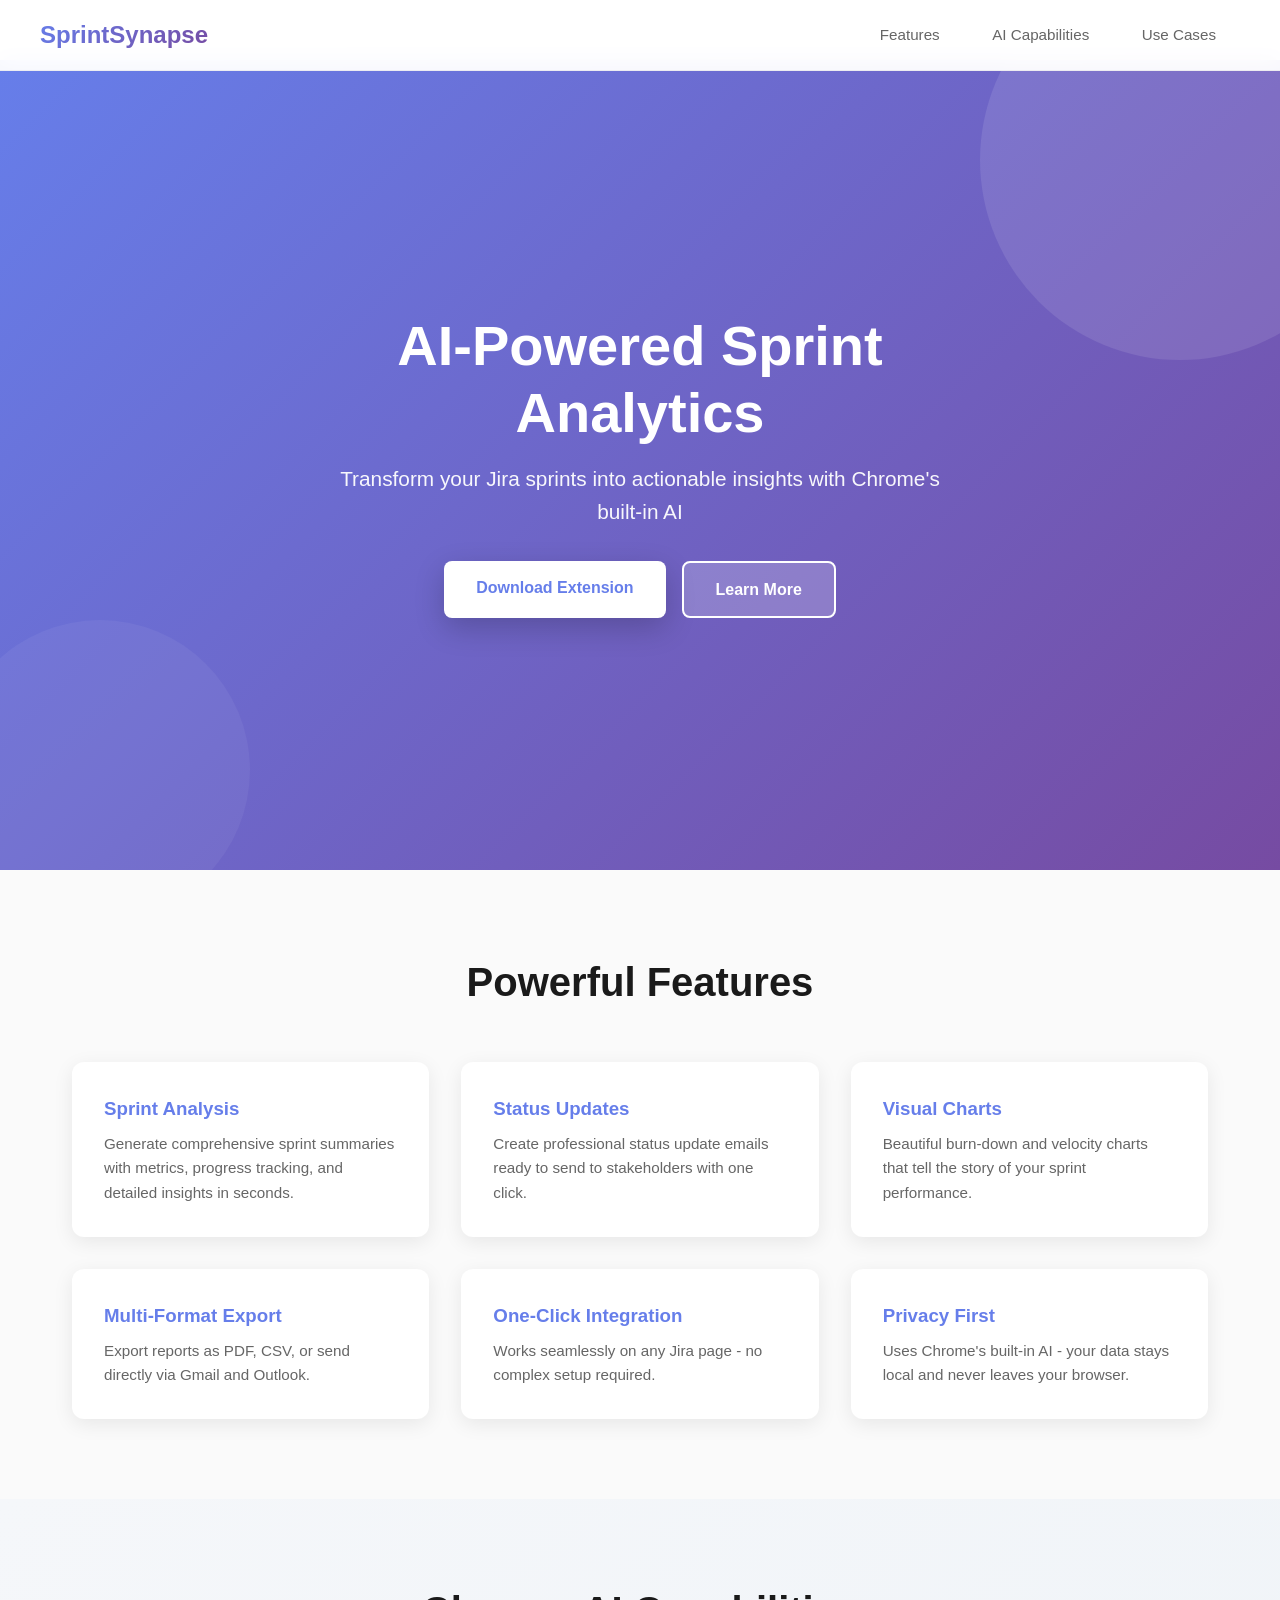
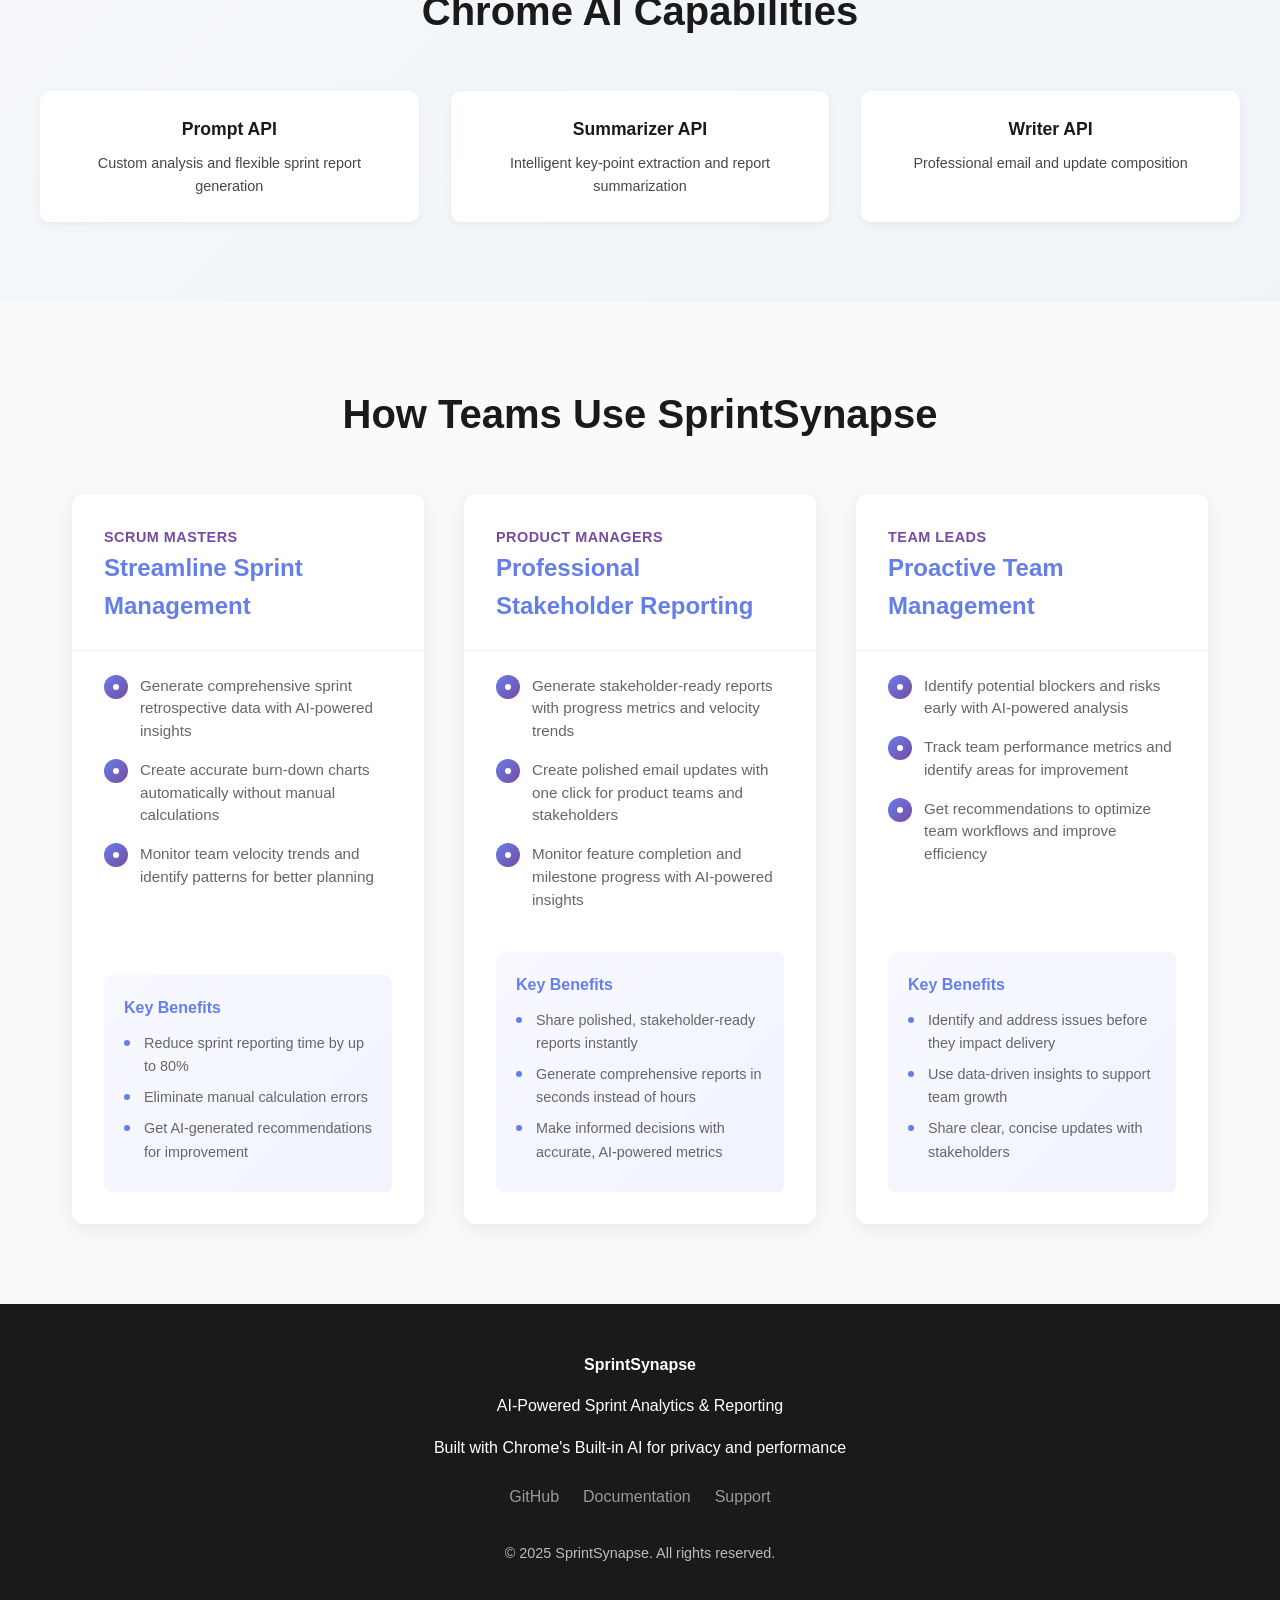
<file: index.html>
<!DOCTYPE html>
<html lang="en">
<head>
    <meta charset="UTF-8">
    <meta name="viewport" content="width=device-width, initial-scale=1.0">
    <title>SprintSynapse - AI-Powered Sprint Analytics</title>
    <style>
        * {
            margin: 0;
            padding: 0;
            box-sizing: border-box;
        }

        body {
            font-family: -apple-system, BlinkMacSystemFont, 'Segoe UI', Roboto, 'Helvetica Neue', Arial, sans-serif;
            line-height: 1.6;
            color: #1a1a1a;
            background: #fafafa;
            overflow-x: hidden;
        }

        /* Navigation */
        nav {
            position: fixed;
            top: 0;
            width: 100%;
            backdrop-filter: blur(10px);
            background: rgba(255, 255, 255, 0.95);
            z-index: 1000;
            border-bottom: 1px solid rgba(0, 0, 0, 0.05);
            padding: 1rem 2rem;
        }

        nav .container {
            max-width: 1200px;
            margin: 0 auto;
            display: flex;
            justify-content: space-between;
            align-items: center;
        }

        .logo {
            font-size: 1.5rem;
            font-weight: 700;
            background: linear-gradient(135deg, #667eea, #764ba2);
            -webkit-background-clip: text;
            -webkit-text-fill-color: transparent;
            background-clip: text;
        }

        nav a {
            color: #666;
            text-decoration: none;
            margin: 0 1.5rem;
            font-size: 0.95rem;
            transition: color 0.3s;
        }

        nav a:hover {
            color: #667eea;
        }

        /* Hero Section */
        .hero {
            margin-top: 60px;
            min-height: 90vh;
            background: linear-gradient(135deg, #667eea 0%, #764ba2 100%);
            color: white;
            display: flex;
            align-items: center;
            justify-content: center;
            position: relative;
            overflow: hidden;
        }

        .hero::before {
            content: '';
            position: absolute;
            width: 400px;
            height: 400px;
            background: rgba(255, 255, 255, 0.1);
            border-radius: 50%;
            top: -100px;
            right: -100px;
            animation: float 6s ease-in-out infinite;
        }

        .hero::after {
            content: '';
            position: absolute;
            width: 300px;
            height: 300px;
            background: rgba(255, 255, 255, 0.05);
            border-radius: 50%;
            bottom: -50px;
            left: -50px;
            animation: float 8s ease-in-out infinite reverse;
        }

        @keyframes float {
            0%, 100% { transform: translateY(0px); }
            50% { transform: translateY(30px); }
        }

        .hero-content {
            position: relative;
            z-index: 1;
            text-align: center;
            max-width: 700px;
            padding: 2rem;
        }

        .hero h1 {
            font-size: 3.5rem;
            margin-bottom: 1rem;
            line-height: 1.2;
        }

        .hero p {
            font-size: 1.3rem;
            margin-bottom: 2rem;
            opacity: 0.95;
        }

        .cta-buttons {
            display: flex;
            gap: 1rem;
            justify-content: center;
            flex-wrap: wrap;
        }

        .btn {
            padding: 14px 32px;
            border: none;
            border-radius: 8px;
            cursor: pointer;
            font-weight: 600;
            font-size: 1rem;
            transition: all 0.3s;
            text-decoration: none;
            display: inline-block;
        }

        .btn-primary {
            background: white;
            color: #667eea;
            box-shadow: 0 10px 30px rgba(0, 0, 0, 0.2);
        }

        .btn-primary:hover {
            transform: translateY(-2px);
            box-shadow: 0 15px 40px rgba(0, 0, 0, 0.3);
        }

        .btn-secondary {
            background: rgba(255, 255, 255, 0.2);
            color: white;
            border: 2px solid white;
        }

        .btn-secondary:hover {
            background: rgba(255, 255, 255, 0.3);
            transform: translateY(-2px);
        }

        /* Features Section */
        .features {
            padding: 5rem 2rem;
            max-width: 1200px;
            margin: 0 auto;
        }

        .section-title {
            text-align: center;
            font-size: 2.5rem;
            margin-bottom: 3rem;
            color: #1a1a1a;
        }

        .features-grid {
            display: grid;
            grid-template-columns: repeat(auto-fit, minmax(300px, 1fr));
            gap: 2rem;
        }

        .feature-card {
            background: white;
            padding: 2rem;
            border-radius: 12px;
            box-shadow: 0 5px 20px rgba(0, 0, 0, 0.08);
            transition: all 0.3s;
        }

        .feature-card:hover {
            transform: translateY(-5px);
            box-shadow: 0 15px 40px rgba(0, 0, 0, 0.15);
        }

        .feature-card h3 {
            margin-bottom: 0.5rem;
            color: #667eea;
        }

        .feature-card p {
            color: #666;
            font-size: 0.95rem;
        }

        /* AI Features */
        .ai-features {
            background: linear-gradient(135deg, #f5f7fa, #f0f4f8);
            padding: 5rem 2rem;
        }

        .ai-features .section-title {
            margin-bottom: 3rem;
        }

        .ai-grid {
            display: grid;
            grid-template-columns: repeat(3, 1fr);
            gap: 2rem;
            max-width: 1200px;
            margin: 0 auto;
            justify-items: stretch;
        }

        .ai-badge {
            background: white;
            padding: 1.5rem;
            border-radius: 10px;
            text-align: center;
            box-shadow: 0 3px 10px rgba(0, 0, 0, 0.05);
            transition: all 0.3s;
        }

        .ai-badge:hover {
            background: linear-gradient(135deg, #667eea, #764ba2);
            color: white;
            transform: scale(1.05);
        }

        .ai-badge h4 {
            margin-bottom: 0.5rem;
            font-size: 1.1rem;
        }

        .ai-badge p {
            font-size: 0.9rem;
            opacity: 0.8;
        }

        /* Updated Use Cases Section */
        .use-cases {
            max-width: 1200px;
            margin: 0 auto;
            padding: 5rem 2rem;
        }

        .use-cases-grid {
            display: grid;
            grid-template-columns: repeat(auto-fit, minmax(350px, 1fr));
            gap: 2.5rem;
        }

        .use-case-card {
            background: white;
            border-radius: 12px;
            overflow: hidden;
            box-shadow: 0 5px 20px rgba(0, 0, 0, 0.08);
            transition: all 0.3s ease;
            height: 100%;
            display: flex;
            flex-direction: column;
        }

        .use-case-card:hover {
            transform: translateY(-8px);
            box-shadow: 0 15px 40px rgba(0, 0, 0, 0.15);
        }

        .use-case-header {
            padding: 2rem 2rem 1rem;
            border-bottom: 1px solid rgba(0, 0, 0, 0.05);
        }

        .use-case-header h3 {
            font-size: 1.5rem;
            margin-bottom: 0.5rem;
            color: #667eea;
        }

        .use-case-role {
            color: #764ba2;
            font-weight: 600;
            font-size: 0.9rem;
            text-transform: uppercase;
            letter-spacing: 0.5px;
        }

        .use-case-body {
            padding: 1.5rem 2rem 2rem;
            flex-grow: 1;
            display: flex;
            flex-direction: column;
        }

        .use-case-features {
            margin-bottom: 1.5rem;
            flex-grow: 1;
        }

        .use-case-feature {
            display: flex;
            align-items: flex-start;
            margin-bottom: 1rem;
        }

        .feature-icon {
            width: 24px;
            height: 24px;
            background: linear-gradient(135deg, #667eea, #764ba2);
            border-radius: 50%;
            display: flex;
            align-items: center;
            justify-content: center;
            margin-right: 12px;
            flex-shrink: 0;
        }

        .feature-icon::after {
            content: '';
            width: 6px;
            height: 6px;
            background: white;
            border-radius: 50%;
        }

        .use-case-feature p {
            color: #666;
            font-size: 0.95rem;
            line-height: 1.5;
        }

        .use-case-benefits {
            background: linear-gradient(135deg, #f8f9ff, #f0f2ff);
            border-radius: 8px;
            padding: 1.25rem;
        }

        .use-case-benefits h4 {
            font-size: 1rem;
            margin-bottom: 0.75rem;
            color: #667eea;
        }

        .benefits-list {
            list-style: none;
        }

        .benefits-list li {
            position: relative;
            padding-left: 1.25rem;
            margin-bottom: 0.5rem;
            color: #666;
            font-size: 0.9rem;
        }

        .benefits-list li:before {
            content: '';
            position: absolute;
            left: 0;
            top: 0.5rem;
            width: 6px;
            height: 6px;
            background: #667eea;
            border-radius: 50%;
        }

        /* Footer */
        footer {
            background: #1a1a1a;
            color: white;
            padding: 3rem 2rem;
            text-align: center;
        }

        footer p {
            margin-bottom: 1rem;
        }

        .social-links {
            display: flex;
            justify-content: center;
            gap: 1.5rem;
            margin-top: 1.5rem;
        }

        .social-links a {
            color: #999;
            text-decoration: none;
            transition: color 0.3s;
        }

        .social-links a:hover {
            color: #667eea;
        }

        /* Responsive */
        @media (max-width: 768px) {
            .hero h1 {
                font-size: 2rem;
            }

            .hero p {
                font-size: 1rem;
            }

            .section-title {
                font-size: 1.8rem;
            }

            .use-cases-grid {
                grid-template-columns: 1fr;
            }

            .ai-grid {
                grid-template-columns: 1fr;
            }

            nav a {
                display: none;
            }
        }
    </style>
</head>
<body>
    <!-- Navigation -->
    <nav>
        <div class="container">
            <div class="logo">SprintSynapse</div>
            <div>
                <a href="#features">Features</a>
                <a href="#ai">AI Capabilities</a>
                <a href="#uses">Use Cases</a>
            </div>
        </div>
    </nav>

    <!-- Hero Section -->
    <section class="hero">
        <div class="hero-content">
            <h1>AI-Powered Sprint Analytics</h1>
            <p>Transform your Jira sprints into actionable insights with Chrome's built-in AI</p>

            <div class="cta-buttons">
                <a href="https://github.com/SuchithraChandrasekaran/sprintsynapse-chrome-ai/releases/download/v1.0.0/sprintsynapse-chrome-ai.zip" target="_blank" class="btn btn-primary" onclick="showDownloadAlert()">Download Extension</a>
                
                <a href="#features" class="btn btn-secondary">Learn More</a>
            </div>
        </div>
    </section>

    <!-- Features Section -->
    <section id="features" class="features">
        <h2 class="section-title">Powerful Features</h2>
        <div class="features-grid">
            <div class="feature-card">
                <h3>Sprint Analysis</h3>
                <p>Generate comprehensive sprint summaries with metrics, progress tracking, and detailed insights in seconds.</p>
            </div>
            <div class="feature-card">
                <h3>Status Updates</h3>
                <p>Create professional status update emails ready to send to stakeholders with one click.</p>
            </div>
            <div class="feature-card">
                <h3>Visual Charts</h3>
                <p>Beautiful burn-down and velocity charts that tell the story of your sprint performance.</p>
            </div>
            <div class="feature-card">
                <h3>Multi-Format Export</h3>
                <p>Export reports as PDF, CSV, or send directly via Gmail and Outlook.</p>
            </div>
            <div class="feature-card">
                <h3>One-Click Integration</h3>
                <p>Works seamlessly on any Jira page - no complex setup required.</p>
            </div>
            <div class="feature-card">
                <h3>Privacy First</h3>
                <p>Uses Chrome's built-in AI - your data stays local and never leaves your browser.</p>
            </div>
        </div>
    </section>

    <!-- AI Capabilities Section -->
    <section id="ai" class="ai-features">
        <h2 class="section-title">Chrome AI Capabilities</h2>
        <div class="ai-grid">
            <div class="ai-badge">
                <h4>Prompt API</h4>
                <p>Custom analysis and flexible sprint report generation</p>
            </div>
            <div class="ai-badge">
                <h4>Summarizer API</h4>
                <p>Intelligent key-point extraction and report summarization</p>
            </div>
            <div class="ai-badge">
                <h4>Writer API</h4>
                <p>Professional email and update composition</p>
            </div>
        </div>
    </section>

    <!-- Updated Use Cases Section -->
    <section id="uses" class="use-cases">
        <h2 class="section-title">How Teams Use SprintSynapse</h2>
        
        <div class="use-cases-grid">
            <div class="use-case-card">
                <div class="use-case-header">
                    <div class="use-case-role">Scrum Masters</div>
                    <h3>Streamline Sprint Management</h3>
                </div>
                <div class="use-case-body">
                    <div class="use-case-features">
                        <div class="use-case-feature">
                            <div class="feature-icon"></div>
                            <p>Generate comprehensive sprint retrospective data with AI-powered insights</p>
                        </div>
                        <div class="use-case-feature">
                            <div class="feature-icon"></div>
                            <p>Create accurate burn-down charts automatically without manual calculations</p>
                        </div>
                        <div class="use-case-feature">
                            <div class="feature-icon"></div>
                            <p>Monitor team velocity trends and identify patterns for better planning</p>
                        </div>
                    </div>
                    <div class="use-case-benefits">
                        <h4>Key Benefits</h4>
                        <ul class="benefits-list">
                            <li>Reduce sprint reporting time by up to 80%</li>
                            <li>Eliminate manual calculation errors</li>
                            <li>Get AI-generated recommendations for improvement</li>
                        </ul>
                    </div>
                </div>
            </div>

            <div class="use-case-card">
                <div class="use-case-header">
                    <div class="use-case-role">Product Managers</div>
                    <h3>Professional Stakeholder Reporting</h3>
                </div>
                <div class="use-case-body">
                    <div class="use-case-features">
                        <div class="use-case-feature">
                            <div class="feature-icon"></div>
                            <p>Generate stakeholder-ready reports with progress metrics and velocity trends</p>
                        </div>
                        <div class="use-case-feature">
                            <div class="feature-icon"></div>
                            <p>Create polished email updates with one click for product teams and stakeholders</p>
                        </div>
                        <div class="use-case-feature">
                            <div class="feature-icon"></div>
                            <p>Monitor feature completion and milestone progress with AI-powered insights</p>
                        </div>
                    </div>
                    <div class="use-case-benefits">
                        <h4>Key Benefits</h4>
                        <ul class="benefits-list">
                            <li>Share polished, stakeholder-ready reports instantly</li>
                            <li>Generate comprehensive reports in seconds instead of hours</li>
                            <li>Make informed decisions with accurate, AI-powered metrics</li>
                        </ul>
                    </div>
                </div>
            </div>

            <div class="use-case-card">
                <div class="use-case-header">
                    <div class="use-case-role">Team Leads</div>
                    <h3>Proactive Team Management</h3>
                </div>
                <div class="use-case-body">
                    <div class="use-case-features">
                        <div class="use-case-feature">
                            <div class="feature-icon"></div>
                            <p>Identify potential blockers and risks early with AI-powered analysis</p>
                        </div>
                        <div class="use-case-feature">
                            <div class="feature-icon"></div>
                            <p>Track team performance metrics and identify areas for improvement</p>
                        </div>
                        <div class="use-case-feature">
                            <div class="feature-icon"></div>
                            <p>Get recommendations to optimize team workflows and improve efficiency</p>
                        </div>
                    </div>
                    <div class="use-case-benefits">
                        <h4>Key Benefits</h4>
                        <ul class="benefits-list">
                            <li>Identify and address issues before they impact delivery</li>
                            <li>Use data-driven insights to support team growth</li>
                            <li>Share clear, concise updates with stakeholders</li>
                        </ul>
                    </div>
                </div>
            </div>
        </div>
    </section>

    <!-- Footer -->
    <footer>
        <p><strong>SprintSynapse </strong></p>
        <p>AI-Powered Sprint Analytics & Reporting</p>
        <p>Built with Chrome's Built-in AI for privacy and performance</p>
        <div class="social-links">
            <a href="https://github.com/SuchithraChandrasekaran/sprintsynapse-chrome-ai" target="_blank">GitHub</a>
            <a href="https://github.com/SuchithraChandrasekaran/sprintsynapse-chrome-ai/wiki" target="_blank">Documentation</a>
            <a href="https://github.com/SuchithraChandrasekaran/sprintsynapse-chrome-ai/wiki" target="_blank">Support</a>
        </div>
        <p style="margin-top: 2rem; font-size: 0.9rem; opacity: 0.7;">© 2025 SprintSynapse. All rights reserved.</p>
    </footer>
</body>
</html>
</file>
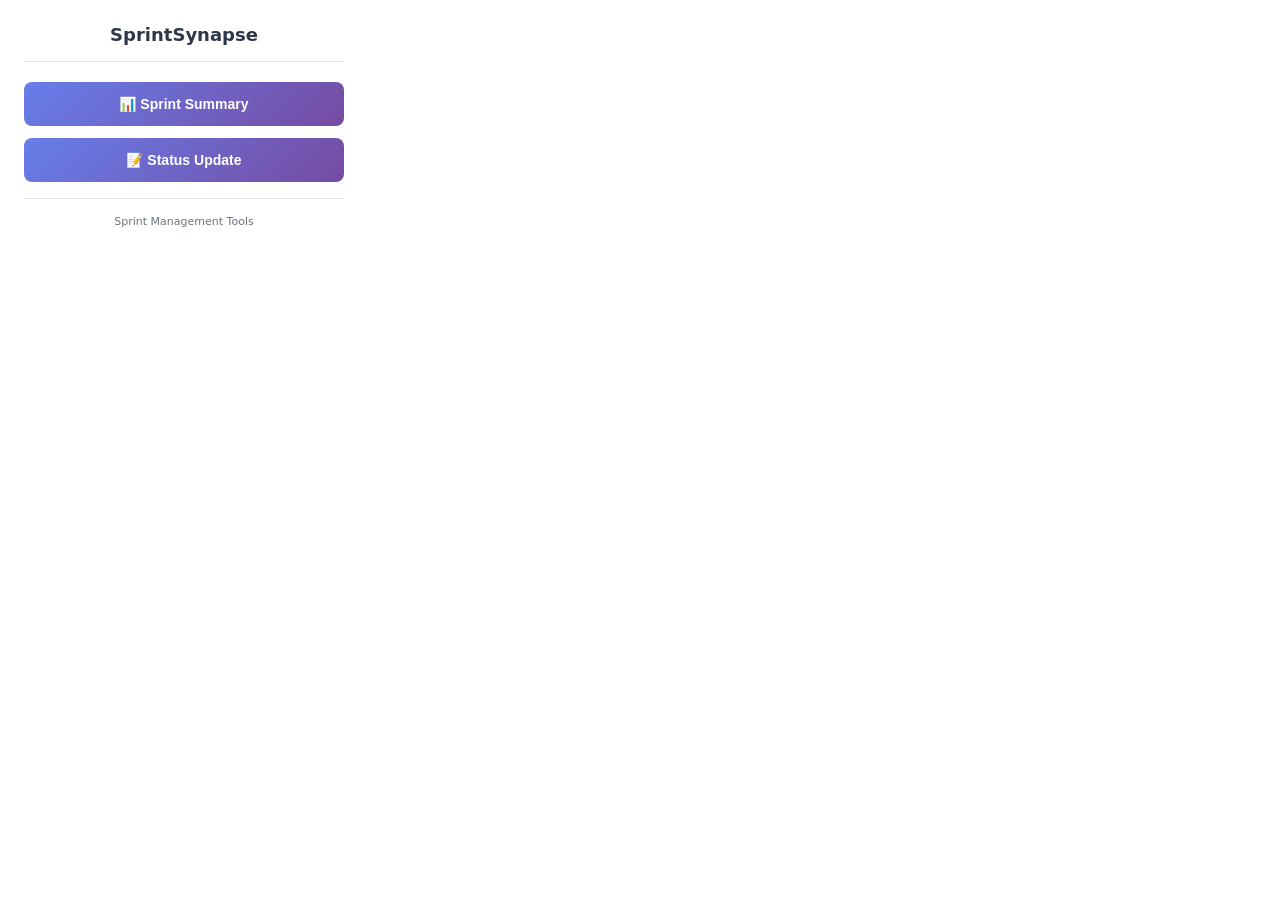
<file: popup.html>
<!DOCTYPE html>
<html>
<head>
    <meta charset="utf-8">
    <style>
        body {
            width: 320px;
            padding: 16px;
            font-family: 'Segoe UI', system-ui, sans-serif;
        }
        .header {
            text-align: center;
            margin-bottom: 20px;
            padding-bottom: 16px;
            border-bottom: 1px solid #e1e5e9;
        }
        .header h1 {
            margin: 0;
            font-size: 18px;
            color: #2d3748;
            font-weight: 600;
        }
        .header .subtitle {
            color: #6b7280;
            font-size: 12px;
            margin-top: 4px;
        }
        .button-container {
            display: flex;
            flex-direction: column;
            gap: 12px;
            margin-bottom: 16px;
        }
        .action-btn {
            padding: 14px 20px;
            background: linear-gradient(135deg, #667eea, #764ba2);
            color: white;
            border: none;
            border-radius: 8px;
            cursor: pointer;
            font-size: 14px;
            font-weight: 600;
            text-align: center;
            transition: all 0.2s;
            display: flex;
            align-items: center;
            justify-content: center;
            gap: 8px;
        }
        .action-btn:hover {
            transform: translateY(-2px);
            box-shadow: 0 4px 12px rgba(102, 126, 234, 0.3);
        }
        .action-btn:active {
            transform: translateY(0);
        }
        .action-btn:disabled {
            opacity: 0.6;
            cursor: not-allowed;
            transform: none;
        }
        .loading {
            display: none;
            text-align: center;
            color: #667eea;
            font-size: 12px;
            padding: 12px;
            background: #f0f4ff;
            border-radius: 6px;
            margin-bottom: 16px;
        }
        .language-section {
            margin-bottom: 16px;
            padding: 12px;
            background: #f8fafc;
            border-radius: 6px;
            border: 1px solid #e1e5e9;
        }
        .language-section label {
            display: block;
            margin-bottom: 8px;
            font-weight: 600;
            color: #2d3748;
            font-size: 12px;
        }
        #languageSelect {
            width: 100%;
            padding: 8px 12px;
            border: 1px solid #cbd5e0;
            border-radius: 4px;
            font-size: 12px;
            background: white;
            cursor: pointer;
        }
        #languageSelect:focus {
            outline: none;
            border-color: #667eea;
            box-shadow: 0 0 0 3px rgba(102, 126, 234, 0.1);
        }
        .footer {
            text-align: center;
            padding-top: 16px;
            border-top: 1px solid #e1e5e9;
            color: #6b7280;
            font-size: 11px;
        }
    </style>
</head>
<body>
    <div class="header">
        <h1>SprintSynapse</h1>
    </div>

    <div id="loading" class="loading">
        Opening form on the page...
    </div>

    <div class="button-container">
        <button id="sprintSummary" class="action-btn">
            📊 Sprint Summary
        </button>
        <button id="statusUpdate" class="action-btn">
            📝 Status Update
        </button>
    </div>

    <div class="footer">
        Sprint Management Tools
    </div>
    
    <script src="popup.js"></script>
</body>
</html>
</file>
